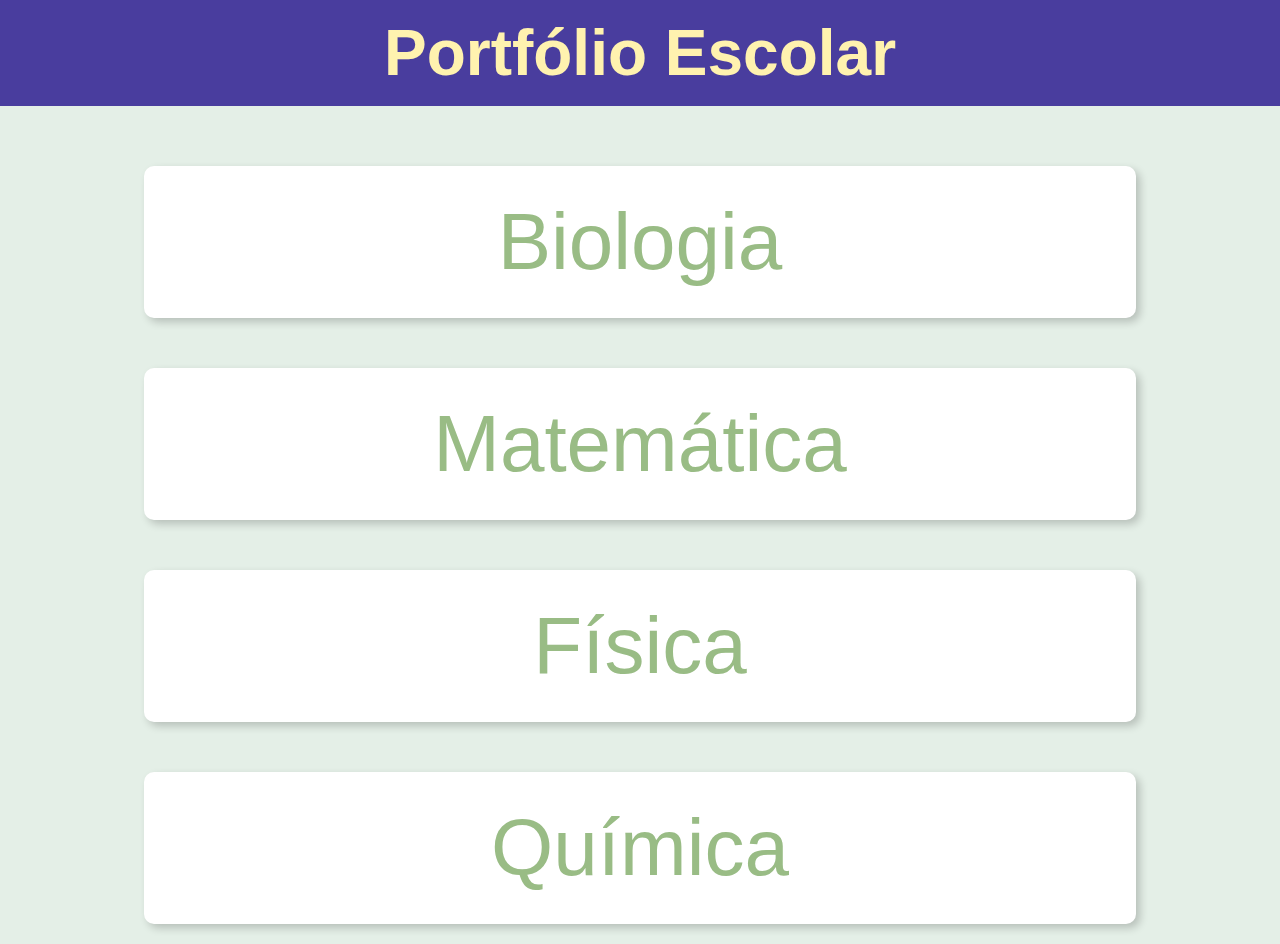
<file: index.html>
<!DOCTYPE html>
<html lang="pt-br">

<head>
    <meta charset="UTF-8">
    <meta http-equiv="X-UA-Compatible" content="IE=edge">
    <meta name="viewport" content="width=device-width, initial-scale=1.0">
    <title>Portfólio</title>
    <link rel="stylesheet" href="styles.css">
    <link href="https://fonts.googleapis.com/icon?family=Material+Icons" rel="stylesheet">

</head>

<body>
    <header>
        <div class="portfolio">
            <h1>Portfólio Escolar</h1>
        </div>
    </header>
    
    <main>
        <section class="container">
            <div class="disciplina">
                <a href="biologia.html"> Biologia</a>
            </div>
            <div class="disciplina">
                <a href="#"> Matemática</a>
            </div>
            <div class="disciplina">
                <a href="#"> Física</a>
            </div>
            <div class="disciplina">
                <a href="#"> Química</a>
            </div>
        </section>
    </main>
    <footer></footer>
</body>

</html>
</file>
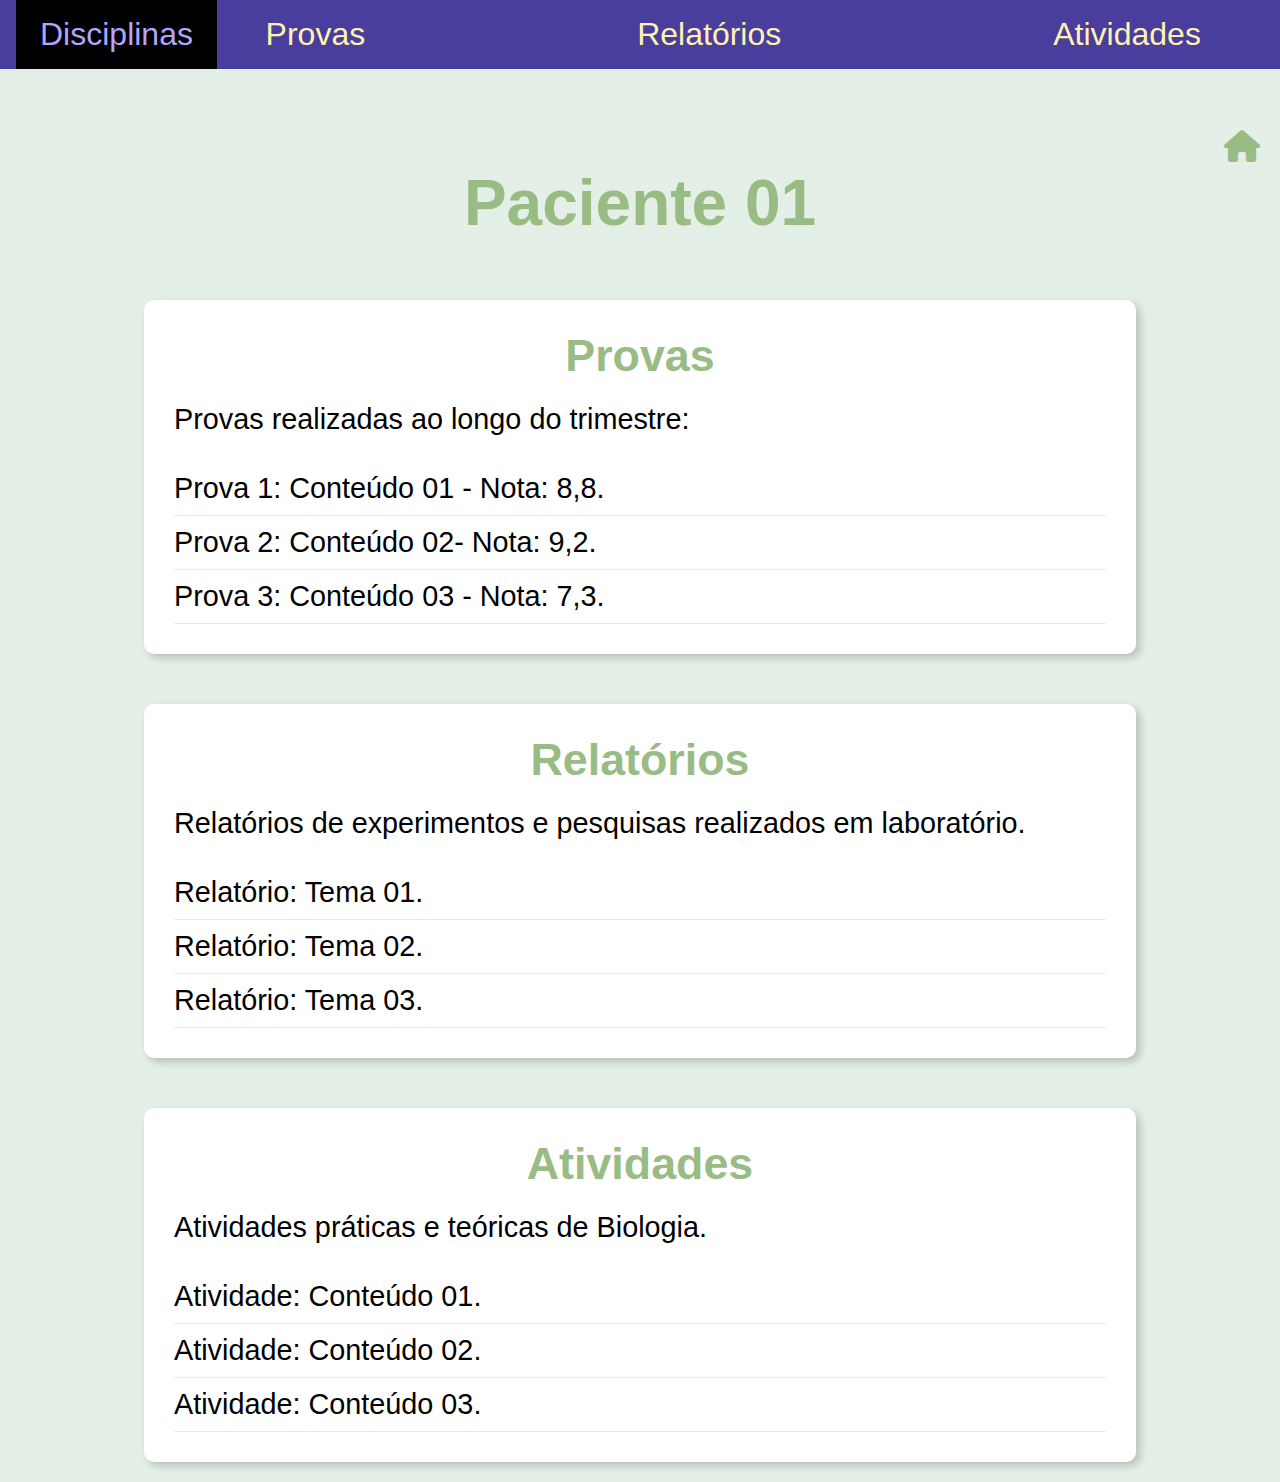
<file: 01.html>
<!DOCTYPE html>
<html lang="pt-br">

<head>
    <meta charset="UTF-8">
    <meta http-equiv="X-UA-Compatible" content="IE=edge">
    <meta name="viewport" content="width=device-width, initial-scale=1.0">
    <title>Relatórios</title>
    <link rel="stylesheet" href="biologia.css">
    <link rel="stylesheet" href="https://cdnjs.cloudflare.com/ajax/libs/font-awesome/6.7.2/css/all.min.css"
        integrity="sha512-Evv84Mr4kqVGRNSgIGL/F/aIDqQb7xQ2vcrdIwxfjThSH8CSR7PBEakCr51Ck+w+/U6swU2Im1vVX0SVk9ABhg=="
        crossorigin="anonymous" referrerpolicy="no-referrer" />
    <link href="https://fonts.googleapis.com/icon?family=Material+Icons" rel="stylesheet">

</head>

<body>
    <header>

        <div class="menu-disciplina">
            <input type="checkbox" id="menu-toggle">
            <label for="menu-toggle" class="botao-disciplinas">Disciplinas</label>
            <div class="lista-vertical">
                <a href="#">Matemática</a>
                <a href="#">Física</a>
                <a href="#">Química</a>
            </div>
        </div>


        <div class="links-principais">
            <ul class="lista-horizontal">
                <li><a href="#provas">Provas</a></li>
                <li><a href="#relatorios">Relatórios</a></li>
                <li><a href="#atividades">Atividades</a></li>
            </ul>
        </div>
    </header>
    <main>
        <div class="home">
            <a href="./index.html"><i class="fa-solid fa-house"></i></a>
        </div>
        <h1>Paciente 01</h1>
        <section class="biologia-container">
            <div id="provas" class="conteudo">
                <h2>Provas</h2>
                <p>Provas realizadas ao longo do trimestre:</p>
                <ul>
                    <li>Prova 1: Conteúdo 01 - Nota: 8,8.<span class="block"> <br>Lorem ipsum dolor sit amet, consectetur adipiscing
                            elit, sed do eiusmod tempor incididunt ut labore et dolore magna aliqua. Ut enim ad minim
                            veniam, quis nostrud exercitation ullamco laboris nisi ut aliquip ex ea commodo consequat.
                            Duis aute irure dolor in reprehenderit in voluptate velit esse cillum dolore eu fugiat nulla
                            pariatur. Excepteur sint occaecat cupidatat non proident, sunt in culpa qui officia deserunt
                            mollit anim id est laborum.</span>
                    </li>
                    <li>Prova 2: Conteúdo 02- Nota: 9,2.</li>
                    <li>Prova 3: Conteúdo 03 - Nota: 7,3.</li>
                </ul>
            </div>
            <div id="relatorios" class="conteudo">
                <h2>Relatórios</h2>
                <p>Relatórios de experimentos e pesquisas realizados em laboratório.</p>
                <ul>
                    <li>Relatório: Tema 01. <span class="opacidade"> <br>Lorem ipsum dolor sit amet, consectetur adipiscing
                        elit, sed do eiusmod tempor incididunt ut labore et dolore magna aliqua. Ut enim ad minim
                        veniam, quis nostrud exercitation ullamco laboris nisi ut aliquip ex ea commodo consequat.
                        Duis aute irure dolor in reprehenderit in voluptate velit esse cillum dolore eu fugiat nulla
                        pariatur. Excepteur sint occaecat cupidatat non proident, sunt in culpa qui officia deserunt
                        mollit anim id est laborum.</span></li>
                    <li>Relatório: Tema 02.</li>
                    <li>Relatório: Tema 03.</li>
                </ul>
            </div>
            <div id="atividades" class="conteudo">
                <h2>Atividades</h2>
                <p>Atividades práticas e teóricas de Biologia.</p>
                <ul>
                    <li>Atividade: Conteúdo 01.</li>
                    <li>Atividade: Conteúdo 02.</li>
                    <li>Atividade: Conteúdo 03.</li>
                </ul>
            </div>
        </section>
    </main>
    <footer></footer>
</body>

</html>
</file>
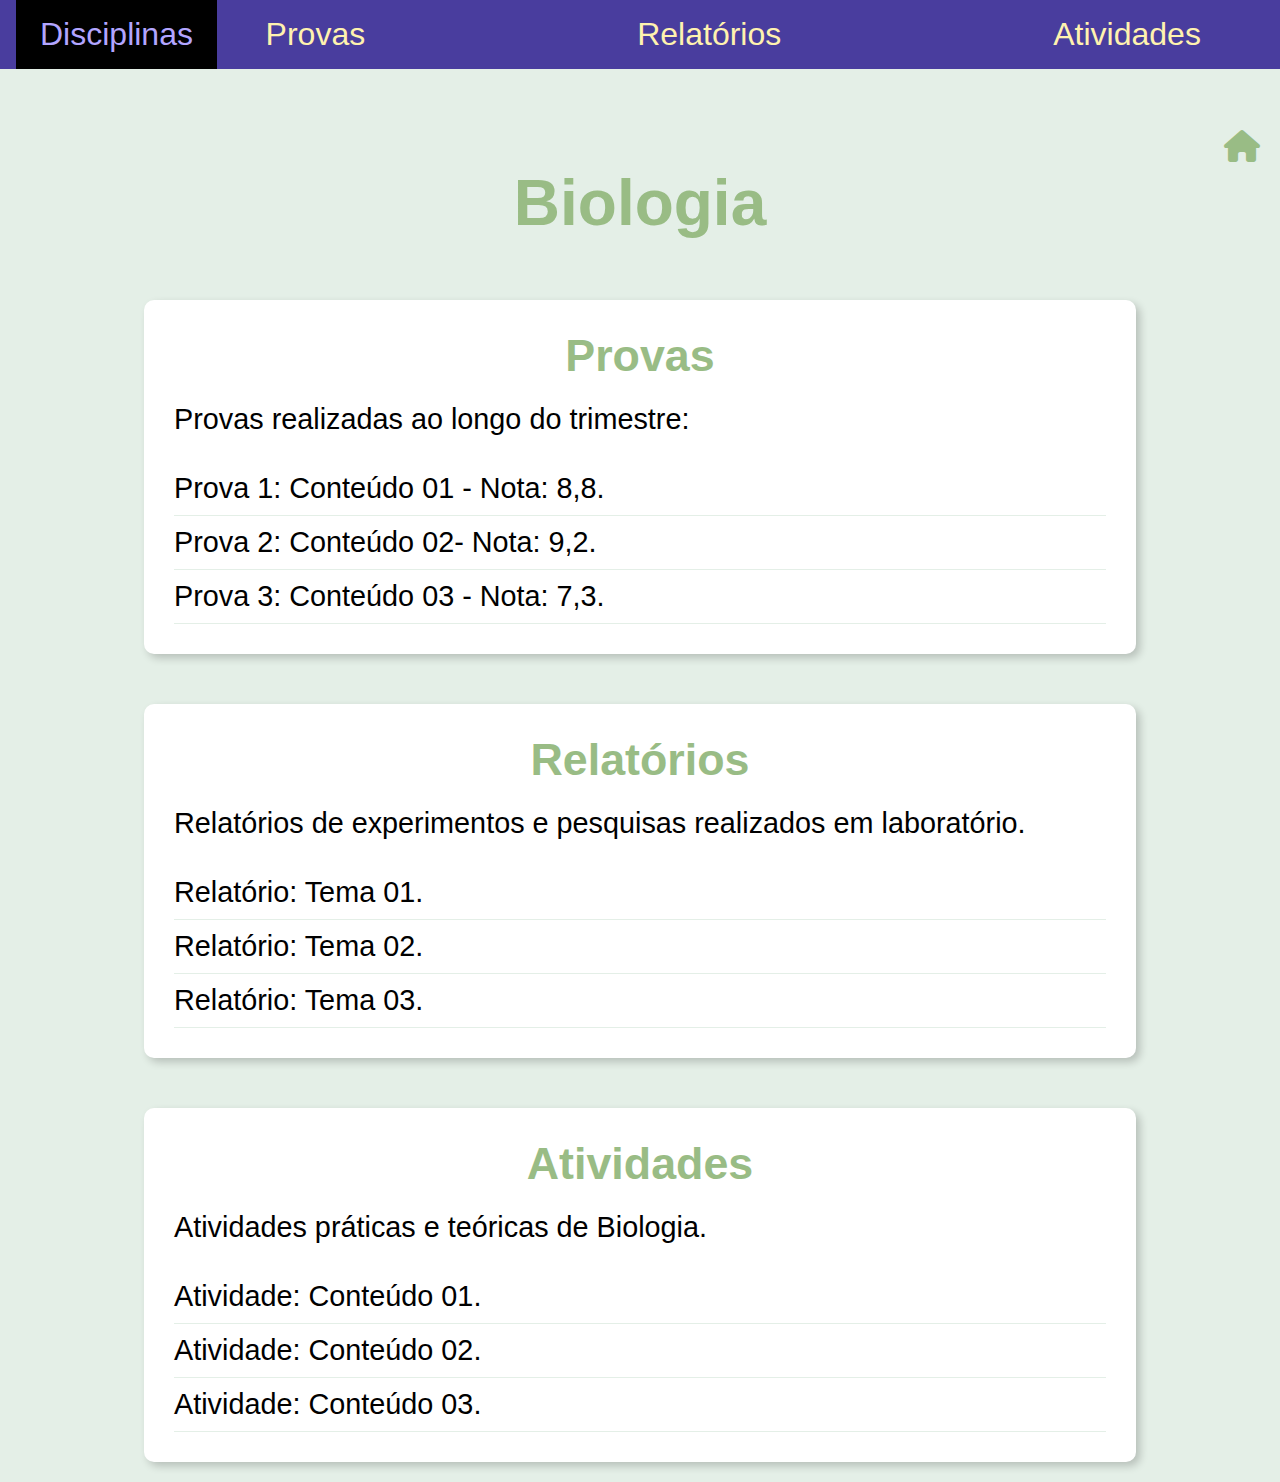
<file: biologia.html>
<!DOCTYPE html>
<html lang="pt-br">

<head>
    <meta charset="UTF-8">
    <meta http-equiv="X-UA-Compatible" content="IE=edge">
    <meta name="viewport" content="width=device-width, initial-scale=1.0">
    <title>Portfólio de Biologia</title>
    <link rel="stylesheet" href="biologia.css">
    <link rel="stylesheet" href="https://cdnjs.cloudflare.com/ajax/libs/font-awesome/6.7.2/css/all.min.css"
        integrity="sha512-Evv84Mr4kqVGRNSgIGL/F/aIDqQb7xQ2vcrdIwxfjThSH8CSR7PBEakCr51Ck+w+/U6swU2Im1vVX0SVk9ABhg=="
        crossorigin="anonymous" referrerpolicy="no-referrer" />
    <link href="https://fonts.googleapis.com/icon?family=Material+Icons" rel="stylesheet">

</head>

<body>
    <header>

        <div class="menu-disciplina">
            <input type="checkbox" id="menu-toggle">
            <label for="menu-toggle" class="botao-disciplinas">Disciplinas</label>
            <div class="lista-vertical">
                <a href="#">Matemática</a>
                <a href="#">Física</a>
                <a href="#">Química</a>
            </div>
        </div>


        <div class="links-principais">
            <ul class="lista-horizontal">
                <li><a href="#provas">Provas</a></li>
                <li><a href="#relatorios">Relatórios</a></li>
                <li><a href="#atividades">Atividades</a></li>
            </ul>
        </div>
    </header>
    <main>
        <div class="home">
            <a href="./index.html"><i class="fa-solid fa-house"></i></a>
        </div>
        <h1>Biologia</h1>
        <section class="biologia-container">
            <div id="provas" class="conteudo">
                <h2>Provas</h2>
                <p>Provas realizadas ao longo do trimestre:</p>
                <ul>
                    <li>Prova 1: Conteúdo 01 - Nota: 8,8.<span class="block"> <br>Lorem ipsum dolor sit amet, consectetur adipiscing
                            elit, sed do eiusmod tempor incididunt ut labore et dolore magna aliqua. Ut enim ad minim
                            veniam, quis nostrud exercitation ullamco laboris nisi ut aliquip ex ea commodo consequat.
                            Duis aute irure dolor in reprehenderit in voluptate velit esse cillum dolore eu fugiat nulla
                            pariatur. Excepteur sint occaecat cupidatat non proident, sunt in culpa qui officia deserunt
                            mollit anim id est laborum.</span>
                    </li>
                    <li>Prova 2: Conteúdo 02- Nota: 9,2.</li>
                    <li>Prova 3: Conteúdo 03 - Nota: 7,3.</li>
                </ul>
            </div>
            <div id="relatorios" class="conteudo">
                <h2>Relatórios</h2>
                <p>Relatórios de experimentos e pesquisas realizados em laboratório.</p>
                <ul>
                    <li>Relatório: Tema 01. <span class="opacidade"> <br>Lorem ipsum dolor sit amet, consectetur adipiscing
                        elit, sed do eiusmod tempor incididunt ut labore et dolore magna aliqua. Ut enim ad minim
                        veniam, quis nostrud exercitation ullamco laboris nisi ut aliquip ex ea commodo consequat.
                        Duis aute irure dolor in reprehenderit in voluptate velit esse cillum dolore eu fugiat nulla
                        pariatur. Excepteur sint occaecat cupidatat non proident, sunt in culpa qui officia deserunt
                        mollit anim id est laborum.</span></li>
                    <li>Relatório: Tema 02.</li>
                    <li>Relatório: Tema 03.</li>
                </ul>
            </div>
            <div id="atividades" class="conteudo">
                <h2>Atividades</h2>
                <p>Atividades práticas e teóricas de Biologia.</p>
                <ul>
                    <li>Atividade: Conteúdo 01.</li>
                    <li>Atividade: Conteúdo 02.</li>
                    <li>Atividade: Conteúdo 03.</li>
                </ul>
            </div>
        </section>
    </main>
    <footer></footer>
</body>

</html>
</file>
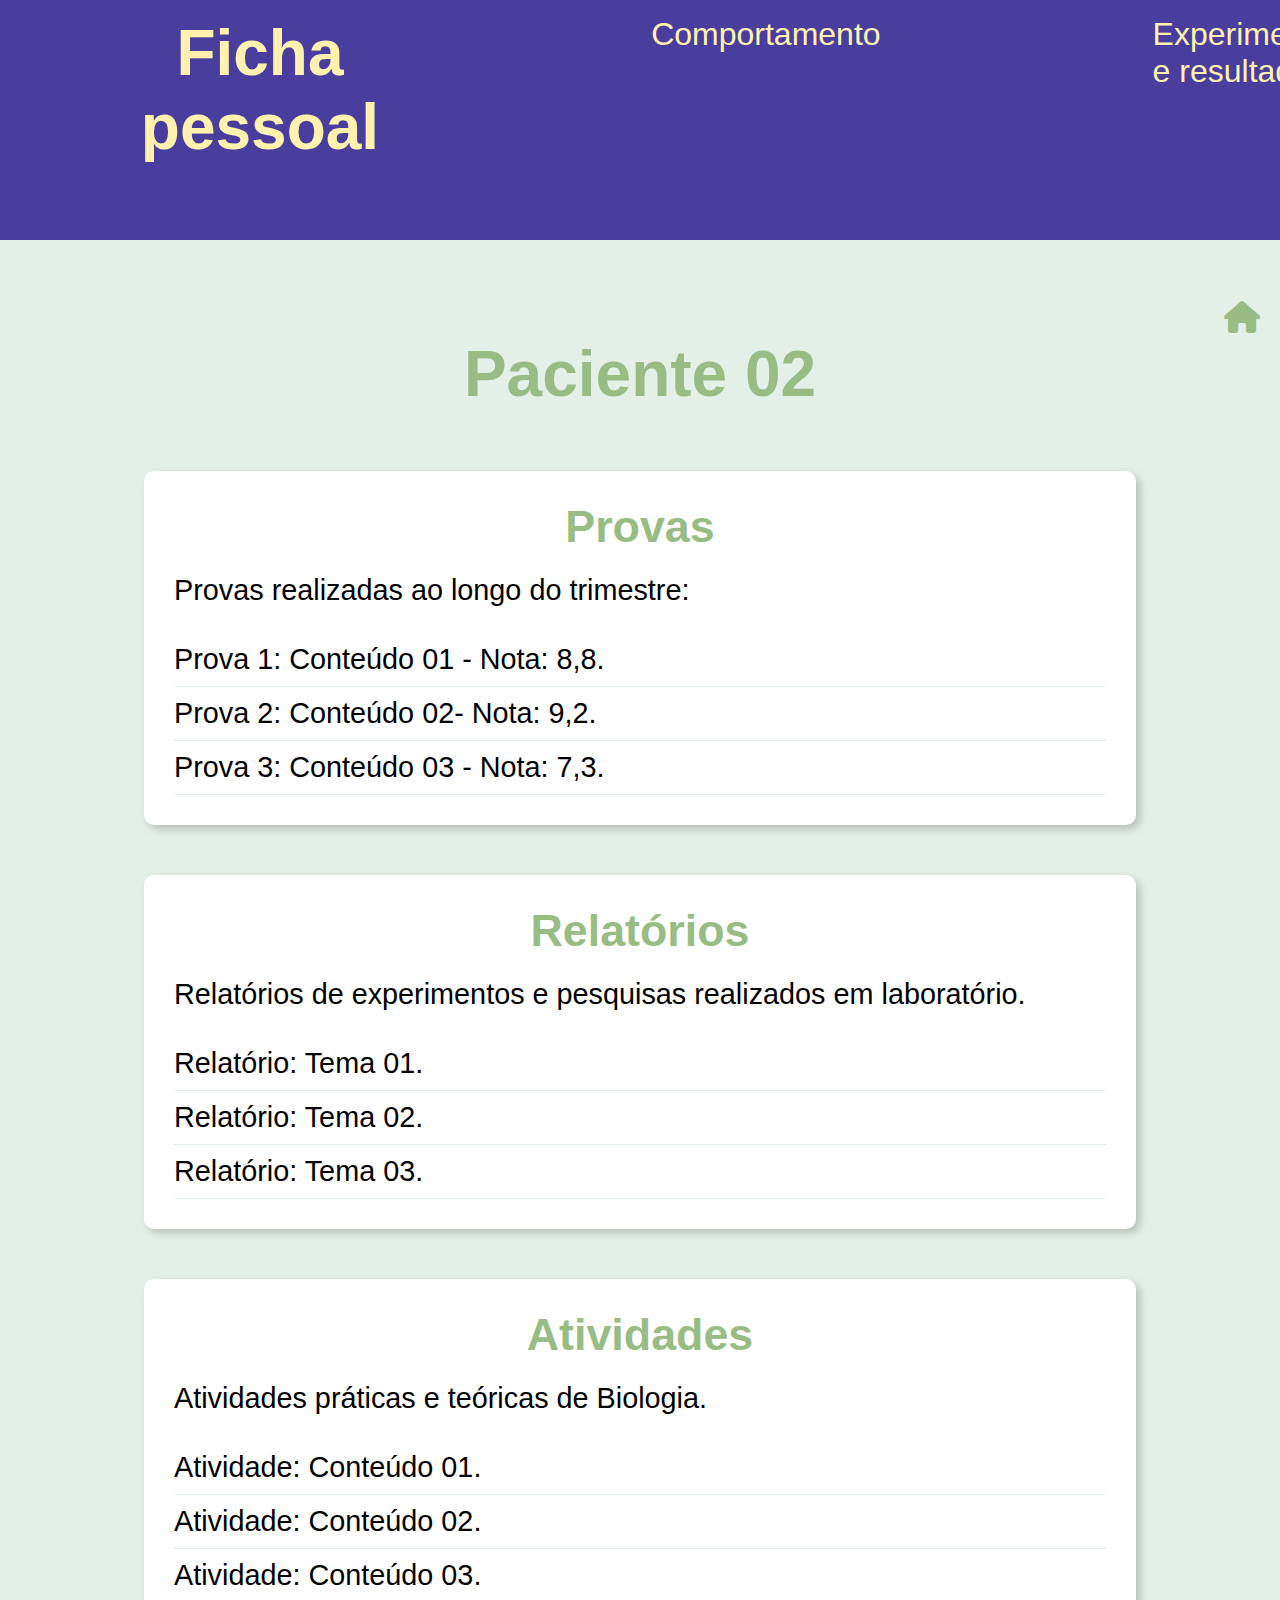
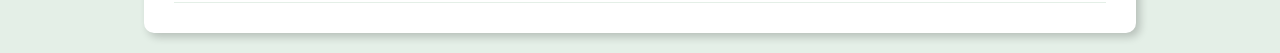
<file: relatorio2.html>
<!DOCTYPE html>
<html lang="pt-br">

<head>
    <meta charset="UTF-8">
    <meta http-equiv="X-UA-Compatible" content="IE=edge">
    <meta name="viewport" content="width=device-width, initial-scale=1.0">
    <title>Relatórios</title>
    <link rel="stylesheet" href="biologia.css">
    <link rel="stylesheet" href="https://cdnjs.cloudflare.com/ajax/libs/font-awesome/6.7.2/css/all.min.css"
        integrity="sha512-Evv84Mr4kqVGRNSgIGL/F/aIDqQb7xQ2vcrdIwxfjThSH8CSR7PBEakCr51Ck+w+/U6swU2Im1vVX0SVk9ABhg=="
        crossorigin="anonymous" referrerpolicy="no-referrer" />
    <link href="https://fonts.googleapis.com/icon?family=Material+Icons" rel="stylesheet">

</head>

<body>
    <header>

        <div class="links-principais">
            <ul class="lista-horizontal">
                <h1><li><a href="#provas">Ficha pessoal</a></li></h1>
                <li><a href="#relatorios">Comportamento</a></li>
                <li><a href="#atividades">Experimentos e resultados</a></li>
            </ul>
        </div>
    </header>
    <main>
        <div class="home">
            <a href="./index.html"><i class="fa-solid fa-house"></i></a>
        </div>
        <h1>Paciente 02</h1>
        <section class="biologia-container">
            <div id="provas" class="conteudo">
                <h2>Provas</h2>
                <p>Provas realizadas ao longo do trimestre:</p>
                <ul>
                    <li>Prova 1: Conteúdo 01 - Nota: 8,8.<span class="block"> <br>Lorem ipsum dolor sit amet, consectetur adipiscing
                            elit, sed do eiusmod tempor incididunt ut labore et dolore magna aliqua. Ut enim ad minim
                            veniam, quis nostrud exercitation ullamco laboris nisi ut aliquip ex ea commodo consequat.
                            Duis aute irure dolor in reprehenderit in voluptate velit esse cillum dolore eu fugiat nulla
                            pariatur. Excepteur sint occaecat cupidatat non proident, sunt in culpa qui officia deserunt
                            mollit anim id est laborum.</span>
                    </li>
                    <li>Prova 2: Conteúdo 02- Nota: 9,2.</li>
                    <li>Prova 3: Conteúdo 03 - Nota: 7,3.</li>
                </ul>
            </div>
            <div id="relatorios" class="conteudo">
                <h2>Relatórios</h2>
                <p>Relatórios de experimentos e pesquisas realizados em laboratório.</p>
                <ul>
                    <li>Relatório: Tema 01. <span class="opacidade"> <br>Lorem ipsum dolor sit amet, consectetur adipiscing
                        elit, sed do eiusmod tempor incididunt ut labore et dolore magna aliqua. Ut enim ad minim
                        veniam, quis nostrud exercitation ullamco laboris nisi ut aliquip ex ea commodo consequat.
                        Duis aute irure dolor in reprehenderit in voluptate velit esse cillum dolore eu fugiat nulla
                        pariatur. Excepteur sint occaecat cupidatat non proident, sunt in culpa qui officia deserunt
                        mollit anim id est laborum.</span></li>
                    <li>Relatório: Tema 02.</li>
                    <li>Relatório: Tema 03.</li>
                </ul>
            </div>
            <div id="atividades" class="conteudo">
                <h2>Atividades</h2>
                <p>Atividades práticas e teóricas de Biologia.</p>
                <ul>
                    <li>Atividade: Conteúdo 01.</li>
                    <li>Atividade: Conteúdo 02.</li>
                    <li>Atividade: Conteúdo 03.</li>
                </ul>
            </div>
        </section>
    </main>
    <footer></footer>
</body>

</html>
</file>
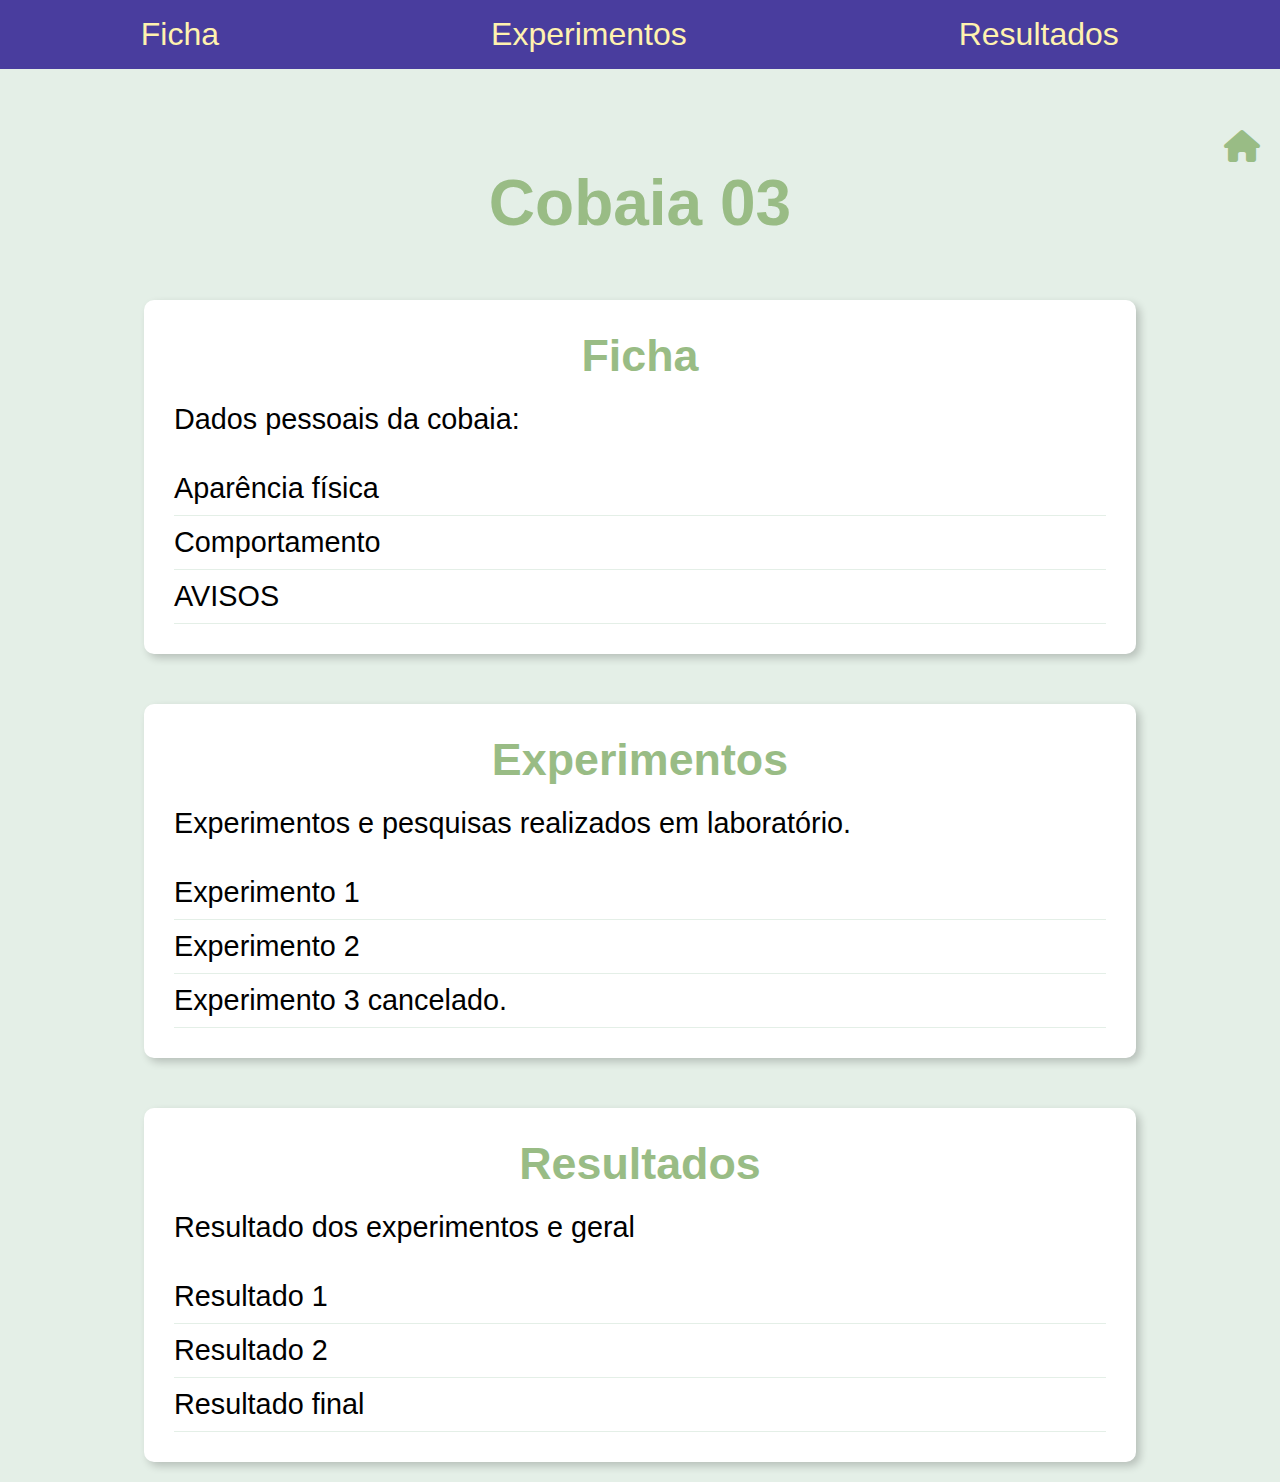
<file: relatorio3.html>
<!DOCTYPE html>
<html lang="pt-br">

<head>
    <meta charset="UTF-8">
    <meta http-equiv="X-UA-Compatible" content="IE=edge">
    <meta name="viewport" content="width=device-width, initial-scale=1.0">
    <title>Relatórios</title>
    <link rel="stylesheet" href="biologia.css">
    <link rel="stylesheet" href="https://cdnjs.cloudflare.com/ajax/libs/font-awesome/6.7.2/css/all.min.css"
        integrity="sha512-Evv84Mr4kqVGRNSgIGL/F/aIDqQb7xQ2vcrdIwxfjThSH8CSR7PBEakCr51Ck+w+/U6swU2Im1vVX0SVk9ABhg=="
        crossorigin="anonymous" referrerpolicy="no-referrer" />
    <link href="https://fonts.googleapis.com/icon?family=Material+Icons" rel="stylesheet">

</head>

<body>
    <header>

        <div class="links-principais">
            <ul class="lista-horizontal">
                <li><a href="#provas">Ficha</a></li>
                <li><a href="#relatorios">Experimentos</a></li>
                <li><a href="#atividades">Resultados</a></li>
            </ul>
        </div>
    </header>
    <main>
        <div class="home">
            <a href="./index.html"><i class="fa-solid fa-house"></i></a>
        </div>
        <h1>Cobaia 03</h1>
        <section class="biologia-container">
            <div id="provas" class="conteudo">
                <h2>Ficha</h2>
                <p>Dados pessoais da cobaia:</p>
                <ul>
                    <li>Aparência física<span class="block"> <br> Mulher de 10 anos, 23,3kg e 1,28cm. Possui cabelos longos loiros, olhos azuis claros, cicatrizes nos braços.  </span>
                    </li>
                    <li>Comportamento<span class="block"> <br> A cobaia obedece tudo o que se é ordenado, fala bastante sobre qualquer assunto.</span></li>
                    <li>AVISOS <span class="block"> <br> Tratá-la com cuidado. </span> </li>
                </ul>
            </div>
            <div id="relatorios" class="conteudo">
                <h2>Experimentos</h2>
                <p>Experimentos e pesquisas realizados em laboratório.</p>
                <ul>
                    <li>Experimento 1<span class="block"> <br> A cobaia foi submetida a uma das três criaturas indiretamente. Os resultados
                    não foram claros na questão mental, é possível notar resistência pelo motivo pelo fato de ja ter costume com o paranormal.
                </span></li>
                 <li>Experimento 2<span class="block"> <br> 02 foi colocada na sala de testes às 9h após sua cirurgia de observação com nossa obra prima.
                    Como previsto, 065 fez o terror em sua mente, prendendo-a com os fio, causou na cobaia dor e picos de cortisol que fugiram dos gráficos.
                </span></li>
                    <li>Experimento 3 cancelado.</li>
                </ul>
            </div>
            <div id="atividades" class="conteudo">
                <h2>Resultados</h2>
                <p>Resultado dos experimentos e geral</p>
                <ul>
                    <li>Resultado 1<span class="block"> <br> Apenas foi fisicamente observado manchas que já estavam no cérebro antes da cirurgia.
                        Os níveis de batimento cardíaco estavam muito elevados, cortisol e adrenalina em altos níveis, junto com o desconforto.
                </span></li> 
                    <li>Resultado 2<span class="block"> <br> 02 não enlouquecer completamente e essa resistência resultou em violência contra a criatura até quase definhar. Porém por ordens, 065 fez dela sua boneca, quando isso acontece não podemos fazer nada.
                </span></li>
                    <li>Resultado final<span class="block"> <br> Os estudos em poucos dias mostram dados interessantes. A agente mostrou grande resistência mental, sua experiência construída de forma gradual com o paranormal foi o principal fator, mas sua raiva e vontade de viver foram também fatores que ajudaram sua persistência. Seu cérebro também foi estudado e os resultados foram intrigantes.Não foi possível estudar tão profudamente sua interação com o outro lado pelo pouco tempo de estadia da cobaia, que agora fica em sua cela presa até ordens superiores. 
                        Tratando de suas alterações visíveis em seu cérebro, seu aspecto físico-estrutural apresenta o estágio de 50% e possui sulcos e giros mais profundos como se tivesse crescido em áreas específicas ligadas à percepção ou sensibilidade, além de 
                        possuir regiões "hipertrofiadas" como se poderiam se expandir de forma assimétrica. Com certo estímulo, houve algo jamais visto até agora 
                        sua massa cerebral apresenta uma luminosidade interna sutil, como se os neurônios se acendessem com informações. É necessário observação com cobaias de mesmo nível. 
                </ul>
            </div>
        </section>
    </main>
    <footer></footer>
</body>

</html>
</file>
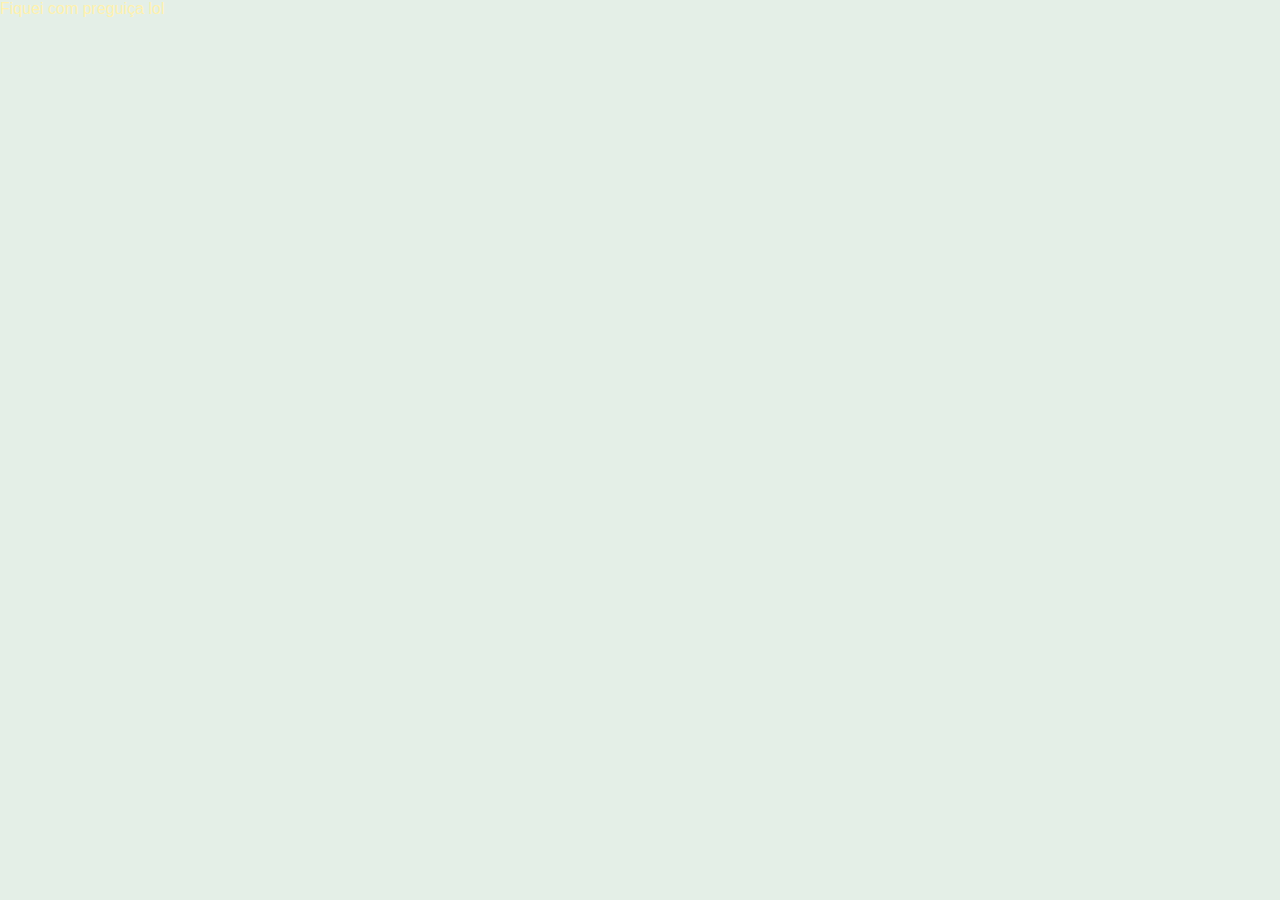
<file: relatorio4.html>
<!DOCTYPE html>
<html lang="pt-br">

<head>
    <meta charset="UTF-8">
    <meta http-equiv="X-UA-Compatible" content="IE=edge">
    <meta name="viewport" content="width=device-width, initial-scale=1.0">
    <title>Relatórios</title>
    <link rel="stylesheet" href="biologia.css">
    <link rel="stylesheet" href="https://cdnjs.cloudflare.com/ajax/libs/font-awesome/6.7.2/css/all.min.css"
        integrity="sha512-Evv84Mr4kqVGRNSgIGL/F/aIDqQb7xQ2vcrdIwxfjThSH8CSR7PBEakCr51Ck+w+/U6swU2Im1vVX0SVk9ABhg=="
        crossorigin="anonymous" referrerpolicy="no-referrer" />
    <link href="https://fonts.googleapis.com/icon?family=Material+Icons" rel="stylesheet">

</head>
<body>
    Fiquei com preguiça lol
</body>
</file>
<file: styles.css>
* {
    margin: 0;
    padding: 0;
    box-sizing: border-box;
}

:root{
    --preto: #000000;
    --marinho: #493D9E;
    --amarelo-claro:#FFF2AF;
    --roxo-claro:#B2A5FF;
    --verde: #99BC85;
    --azul-claro: #E4EFE7;
    --branco: #FFFFFF;
    --marron-claro: #FAF1E6;
}

body{
    height: 100vh;
    box-sizing: border-box;
    background-color: var(--azul-claro);
    color: var(--preto);
    font-size: 16px;
    font-family: Arial, Helvetica, sans-serif;
}

header {
    display: flex; 
    width: 100%;
    background-color: var(--marinho);
    padding: 1rem;
    justify-content: center;
}

.portfolio h1{
    font-size: 4rem;
    color: var(--amarelo-claro);
}
main {
    margin: 40px auto;
    padding: 20px;
}


.container {
    display: flex;
    flex-direction: column;
    justify-content: space-between;
    align-items: center;
    gap: 50px;
    flex-wrap: wrap;
}

.disciplina {
    display: flex;
    justify-content: center;
    background-color: var(--branco);
    border-radius: 10px;
    padding: 30px;
    width: 80%;
    min-width: 280px;
    box-shadow: 4px 4px 8px rgba(0, 0, 0, 0.2);
    transition: transform 0.3s ease, box-shadow 0.3s ease;
}

.disciplina:hover {
    transform: translateY(-10px) scale(1.05);
    box-shadow: 0 0 0 25px rgba(0, 0, 0, 0.2);
}

.disciplina a {
    color: var(--verde);
    font-size: 5rem;
    text-decoration: none;
}
</file>
<file: biologia.css>
* {
    margin: 0;
    padding: 0;
    box-sizing: border-box;
}

:root {
    --preto: #000000;
    --marinho: #493D9E;
    --amarelo-claro: #FFF2AF;
    --roxo-claro: #B2A5FF;
    --verde: #99BC85;
    --azul-claro: #E4EFE7;
    --branco: #FFFFFF;
    --marron-claro: #FAF1E6;
}

body {
    height: 100vh;
    box-sizing: border-box;
    background-color: var(--azul-claro);
    color: var(--amarelo-claro);
    font-size: 16px;
    font-family: Arial, Helvetica, sans-serif;
}

header {
    display: flex;
    width: 100%;
    background-color: var(--marinho);
    padding: 1rem;
    position: relative;
    justify-content: center;
}


.menu-disciplina {
    width: 20%;
    display: inline-block;
}

.botao-disciplinas {
    cursor: pointer;
    font-size: 2rem;
    background: none;
    background-color: var(--preto);
    border: none;
    padding: 1.05rem 1.5rem;
    color: var(--roxo-claro);
}

#menu-toggle {
    display: none;
}

.lista-vertical {
    display: none;
    position: absolute;
    background-color: var(--roxo-claro);
    box-shadow: 0 2px 5px var(--marinho);
    min-width: 190px;
    z-index: 1;
    left: 1rem;
    top: 100%;
}

.lista-vertical a {
    color: var(--preto);
    padding: 0.75rem 1rem;
    text-decoration: none;
    font-size: 2rem;
    display: block;
    text-align: center;
}

.lista-vertical a:hover {
    background-color: var(--amarelo-claro);
}

#menu-toggle:checked~.lista-vertical {
    display: block;
}

#menu-toggle:checked+.botao-disciplinas {
    background-color: var(--amarelo-claro);
}

.links-principais {
    width: 80%;
    display: flex;
    justify-content: space-between;
    align-items: center;
}


.lista-horizontal {
    list-style: none;
    display: flex;
    font-size: 2rem;
    gap: 17rem;
}


.lista-horizontal a {
    text-decoration: none;
    color: var(--amarelo-claro);
}

.lista-horizontal a:hover {
    color: var(--preto);
}

main {
    margin: 40px auto;
    padding: 20px;
}

h1 {
    text-align: center;
    color: var(--verde);
    margin-bottom: 60px;
    font-size: 4rem;
}

.biologia-container {
    display: flex;
    flex-direction: column;
    justify-content: space-between;
    align-items: center;
    gap: 50px;
    flex-wrap: wrap;
}

.conteudo {
    background-color: var(--branco);
    border-radius: 10px;
    padding: 30px;
    width: 80%;
    min-width: 280px;
    box-shadow: 4px 4px 8px rgba(0, 0, 0, 0.2);
    transition: transform 0.3s ease, box-shadow 0.3s ease;
}

.conteudo:hover {
    transform: translateY(-10px) scale(1.05);
    box-shadow: 0 0 0 25px rgba(0, 0, 0, 0.2);
}

.conteudo h2 {
    display: flex;
    justify-content: center;
    color: var(--verde);
    margin-bottom: 15px;
    font-size: 2.8rem;
}

.conteudo p {
    line-height: 1.6;
    color: var(--preto);
    margin-bottom: 20px;
    font-size: 1.8rem;
}

.conteudo ul {
    list-style-type: none;
    font-size: 1.8rem;
}

.conteudo ul li {
    padding: 10px 0;
    border-bottom: 1px solid var(--azul-claro);
    transition: transform 0.5s ease;
    color: var(--preto);
}

.conteudo ul li:hover {
    transform: translateX(10px);
    color: var(--verde);
}

.home {
    display: flex;
    justify-content: flex-end;
}

.home a {
    font-size: 2rem;
    color: var(--verde);
}

.conteudo ul li .block {
    display: none;
}

.conteudo ul li:hover .block {
    display: block;
    text-align: justify;
    color: var(--marinho);
    margin-bottom: 5px;
}

.opacidade {
    display: block;
    opacity: 0;
    max-height: 0;
    overflow: hidden;
    transition: opacity 1.5s ease, max-height 1.5s ease;
    color: var(--marinho);
    text-align: justify;
    margin: 0;
    padding: 0;
}

.conteudo ul li:hover .opacidade {
    opacity: 1;
    max-height: 320px;
    text-align: justify;
    color: var(--marinho);
    margin-bottom: 5px;
}
</file>
